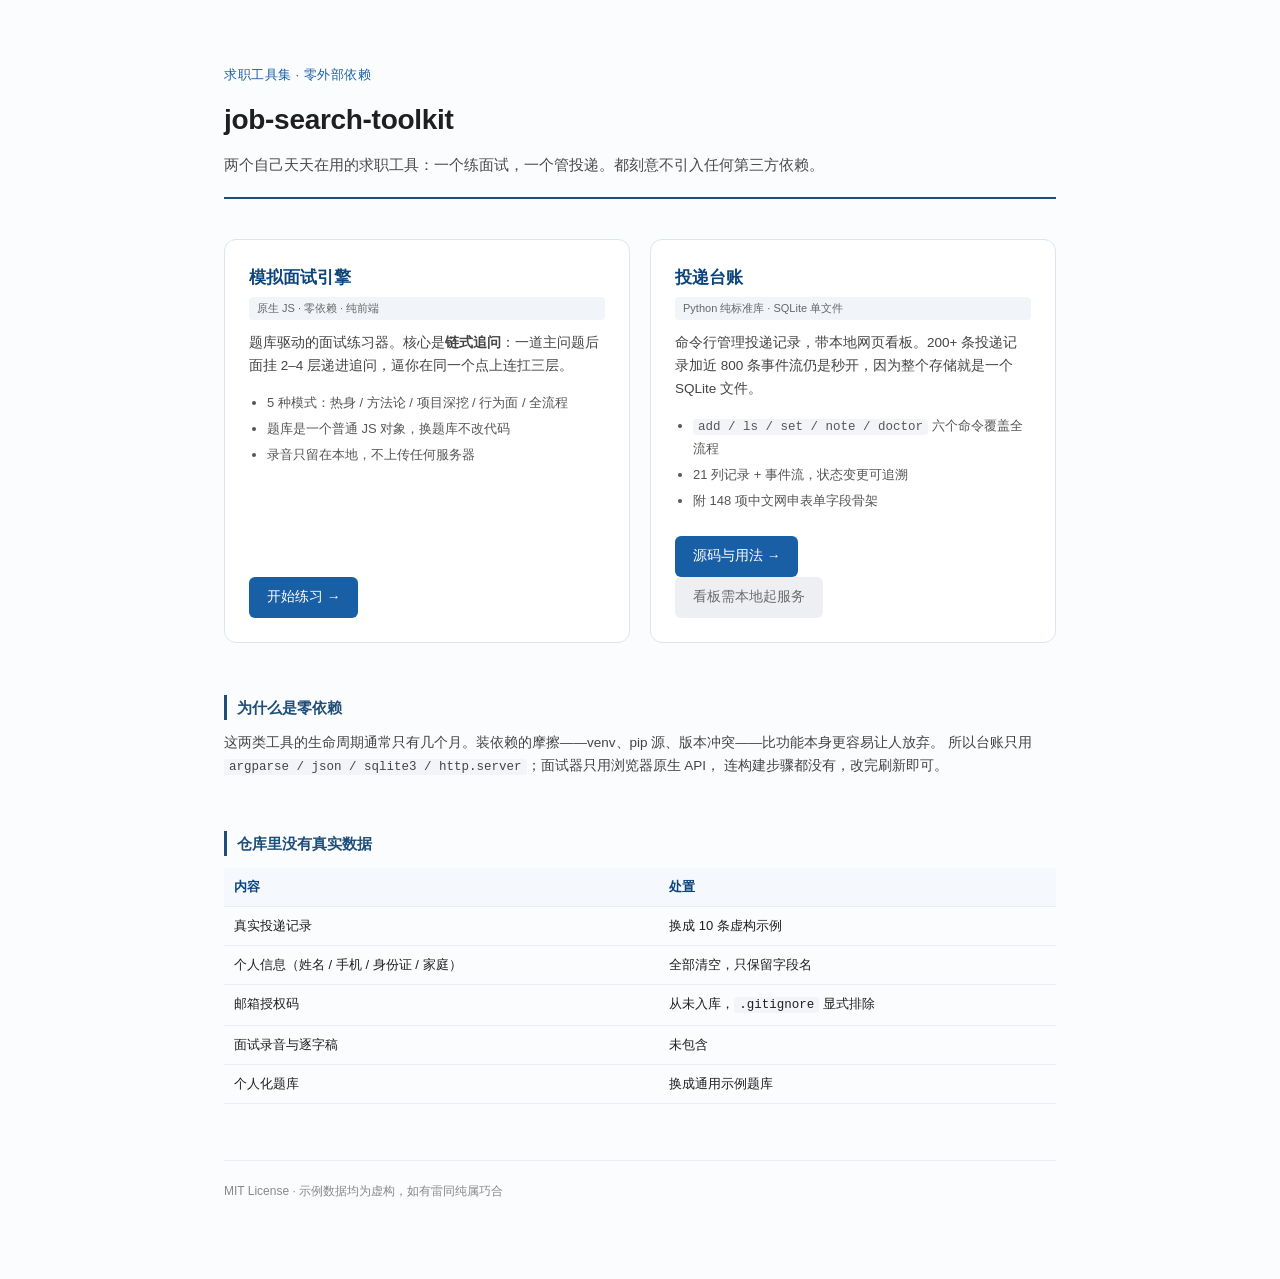
<file: index.html>
<!DOCTYPE html>
<html lang="zh-CN">
<head>
<meta charset="utf-8">
<meta name="viewport" content="width=device-width, initial-scale=1">
<title>job-search-toolkit · 求职工具集</title>
<style>
  * { box-sizing: border-box; }
  body {
    margin: 0; padding: 0;
    font-family: -apple-system, BlinkMacSystemFont, "Segoe UI", "Microsoft YaHei", "PingFang SC", sans-serif;
    color: #1F1F1F; background: #FBFCFE; line-height: 1.7;
    -webkit-font-smoothing: antialiased;
  }
  .wrap { max-width: 880px; margin: 0 auto; padding: 64px 24px 80px; }
  header { border-bottom: 2px solid #1F4E79; padding-bottom: 20px; margin-bottom: 40px; }
  h1 { font-size: 28px; font-weight: 600; margin: 0 0 8px; letter-spacing: -0.3px; }
  .kicker { font-size: 13px; color: #185FA5; letter-spacing: 0.5px; margin-bottom: 10px; }
  .lede { font-size: 15px; color: #4A4A4A; margin: 0; }
  .cards { display: grid; grid-template-columns: 1fr 1fr; gap: 20px; }
  @media (max-width: 680px) { .cards { grid-template-columns: 1fr; } .wrap { padding: 40px 18px 60px; } }
  .card {
    border: 1px solid #DCE4EE; border-radius: 12px; background: #FFFFFF;
    padding: 24px; display: flex; flex-direction: column;
  }
  .card h2 { font-size: 17px; font-weight: 600; margin: 0 0 4px; color: #0C447C; }
  .card .tag { font-size: 11px; color: #666; background: #F1F5FA; border-radius: 4px;
    padding: 2px 8px; display: inline-block; margin-bottom: 12px; }
  .card p { font-size: 13.5px; color: #444; margin: 0 0 14px; }
  .card ul { font-size: 13px; color: #555; margin: 0 0 20px; padding-left: 18px; }
  .card li { margin-bottom: 4px; }
  .btn {
    display: inline-block; margin-top: auto; padding: 9px 18px; border-radius: 6px;
    background: #185FA5; color: #fff; text-decoration: none; font-size: 13.5px; font-weight: 500;
    align-self: flex-start;
  }
  .btn:hover { background: #0C447C; }
  .btn.off { background: #EDEFF3; color: #6B6B6B; cursor: default; }
  .btn.off:hover { background: #EDEFF3; }
  section { margin-top: 52px; }
  h3 { font-size: 15px; font-weight: 600; color: #1F4E79; margin: 0 0 12px;
       border-left: 3px solid #1F4E79; padding-left: 10px; }
  table { width: 100%; border-collapse: collapse; font-size: 13px; margin-bottom: 8px; }
  th, td { text-align: left; padding: 8px 10px; border-bottom: 1px solid #E8EDF3; vertical-align: top; }
  th { background: #F5F8FC; font-weight: 600; color: #0C447C; }
  code { font-family: ui-monospace, Consolas, Menlo, monospace; font-size: 12.5px;
    background: #F2F4F7; padding: 1px 5px; border-radius: 3px; }
  footer { margin-top: 56px; padding-top: 20px; border-top: 1px solid #E8EDF3;
    font-size: 12px; color: #888; }
</style>
</head>
<body>
<div class="wrap">

<header>
  <div class="kicker">求职工具集 · 零外部依赖</div>
  <h1>job-search-toolkit</h1>
  <p class="lede">两个自己天天在用的求职工具：一个练面试，一个管投递。都刻意不引入任何第三方依赖。</p>
</header>

<div class="cards">

  <div class="card">
    <h2>模拟面试引擎</h2>
    <div class="tag">原生 JS · 零依赖 · 纯前端</div>
    <p>题库驱动的面试练习器。核心是<strong>链式追问</strong>：一道主问题后面挂 2–4 层递进追问，逼你在同一个点上连扛三层。</p>
    <ul>
      <li>5 种模式：热身 / 方法论 / 项目深挖 / 行为面 / 全流程</li>
      <li>题库是一个普通 JS 对象，换题库不改代码</li>
      <li>录音只留在本地，不上传任何服务器</li>
    </ul>
    <a class="btn" href="mock-interview/">开始练习 →</a>
  </div>

  <div class="card">
    <h2>投递台账</h2>
    <div class="tag">Python 纯标准库 · SQLite 单文件</div>
    <p>命令行管理投递记录，带本地网页看板。200+ 条投递记录加近 800 条事件流仍是秒开，因为整个存储就是一个 SQLite 文件。</p>
    <ul>
      <li><code>add / ls / set / note / doctor</code> 六个命令覆盖全流程</li>
      <li>21 列记录 + 事件流，状态变更可追溯</li>
      <li>附 148 项中文网申表单字段骨架</li>
    </ul>
    <a class="btn" href="https://github.com/CYizheng/job-search-toolkit/tree/main/ledger">源码与用法 →</a>
    <span class="btn off">看板需本地起服务</span>
  </div>

</div>

<section>
  <h3>为什么是零依赖</h3>
  <p style="font-size:13.5px;color:#444;margin:0 0 14px;">
    这两类工具的生命周期通常只有几个月。装依赖的摩擦——venv、pip 源、版本冲突——比功能本身更容易让人放弃。
    所以台账只用 <code>argparse / json / sqlite3 / http.server</code>；面试器只用浏览器原生 API，
    连构建步骤都没有，改完刷新即可。
  </p>
</section>

<section>
  <h3>仓库里没有真实数据</h3>
  <table>
    <thead><tr><th>内容</th><th>处置</th></tr></thead>
    <tbody>
      <tr><td>真实投递记录</td><td>换成 10 条虚构示例</td></tr>
      <tr><td>个人信息（姓名 / 手机 / 身份证 / 家庭）</td><td>全部清空，只保留字段名</td></tr>
      <tr><td>邮箱授权码</td><td>从未入库，<code>.gitignore</code> 显式排除</td></tr>
      <tr><td>面试录音与逐字稿</td><td>未包含</td></tr>
      <tr><td>个人化题库</td><td>换成通用示例题库</td></tr>
    </tbody>
  </table>
</section>

<footer>
  MIT License · 示例数据均为虚构，如有雷同纯属巧合
</footer>

</div>
</body>
</html>
</file>
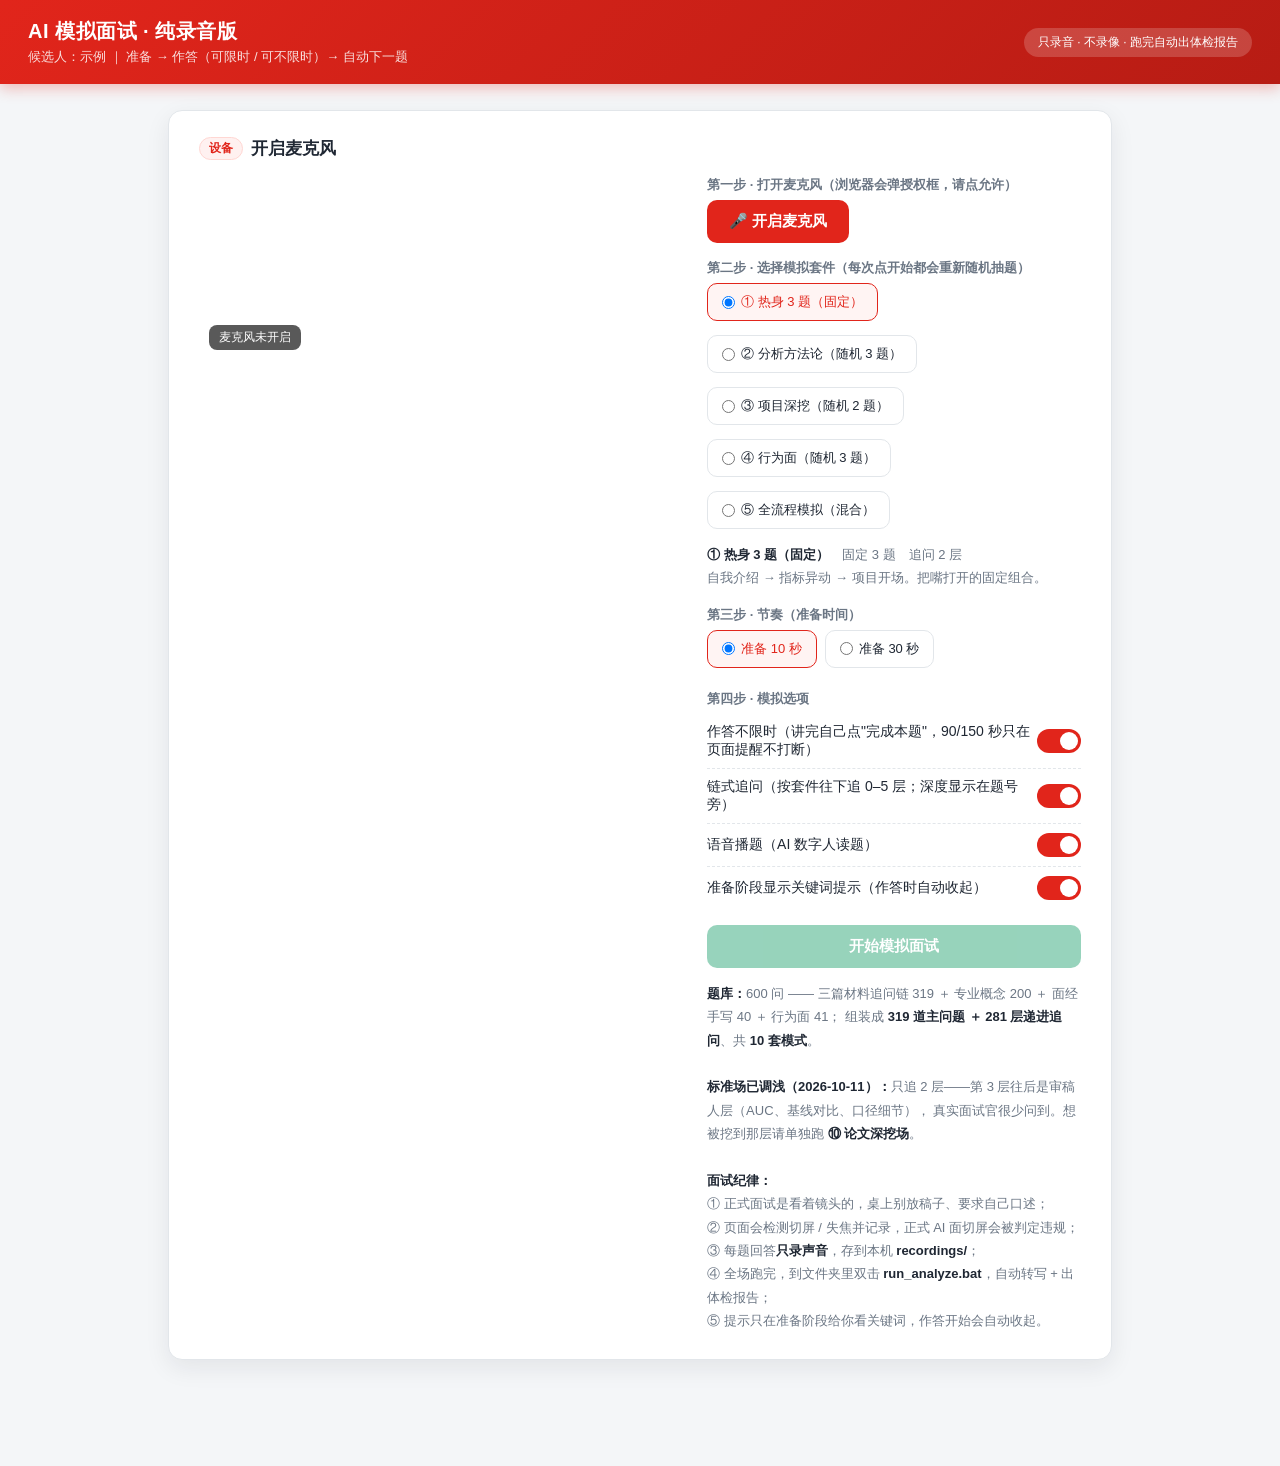
<file: mock-interview/index.html>
<!DOCTYPE html>
<html lang="zh-CN">
<head>
  <meta charset="UTF-8">
  <meta name="viewport" content="width=device-width, initial-scale=1.0">
  <title>AI 模拟面试 · 纯录音 + 链式追问</title>
  <link rel="stylesheet" href="style.css">
</head>
<body>
  <header>
    <div>
      <h1>AI 模拟面试 · 纯录音版</h1>
      <div class="sub" id="headerSub">候选人：示例 ｜ 准备 → 作答（可限时 / 可不限时）→ 自动下一题</div>
    </div>
    <div class="tag">只录音 · 不录像 · 跑完自动出体检报告</div>
  </header>

  <main>
    <!-- 准备区 -->
    <section id="setup" class="card">
      <h2><span class="badge">设备</span>开启麦克风</h2>
      <div class="setup-grid">
        <div class="preview-box">
          <canvas id="preview" width="320" height="180"></canvas>
          <div class="cam-status" id="camStatus">麦克风未开启</div>
        </div>
        <div>
          <div class="field">
            <label>第一步 · 打开麦克风（浏览器会弹授权框，请点允许）</label>
            <button class="btn btn-primary" id="btnOpenCam">🎤 开启麦克风</button>
          </div>
          <div class="field">
            <label>第二步 · 选择模拟套件（<b>每次点开始都会重新随机抽题</b>）</label>
            <div class="radio-row" id="modeRow"></div>
            <div class="tips" id="modeDesc" style="margin-top:8px"></div>
          </div>
          <div class="field">
            <label>第三步 · 节奏（准备时间）</label>
            <div class="radio-row" id="prepRow">
              <label class="sel"><input type="radio" name="prep" value="10" checked> 准备 10 秒</label>
              <label><input type="radio" name="prep" value="30"> 准备 30 秒</label>
            </div>
          </div>
          <div class="field">
            <label>第四步 · 模拟选项</label>
            <div class="switch-row">
              <span>作答不限时（讲完自己点"完成本题"，90/150 秒只在页面提醒不打断）</span>
              <span class="switch"><input type="checkbox" id="optNoLimit" checked><span class="slider"></span></span>
            </div>
            <div class="switch-row">
              <span>链式追问（按套件往下追 0–5 层；深度显示在题号旁）</span>
              <span class="switch"><input type="checkbox" id="optChain" checked><span class="slider"></span></span>
            </div>
            <div class="switch-row">
              <span>语音播题（AI 数字人读题）</span>
              <span class="switch"><input type="checkbox" id="optTTS" checked><span class="slider"></span></span>
            </div>
            <div class="switch-row">
              <span>准备阶段显示关键词提示（作答时自动收起）</span>
              <span class="switch"><input type="checkbox" id="optHint" checked><span class="slider"></span></span>
            </div>
          </div>
          <button class="btn btn-ok" id="btnStart" disabled style="width:100%">开始模拟面试</button>
          <div class="tips">
            <b>题库：</b>600 问 —— 三篇材料追问链 319 ＋ 专业概念 200 ＋ 面经手写 40 ＋ 行为面 41；
            组装成 <b>319 道主问题 ＋ 281 层递进追问</b>、共 <b>10 套模式</b>。<br><br>
            <b>标准场已调浅（2026-10-11）：</b>只追 2 层——第 3 层往后是审稿人层（AUC、基线对比、口径细节），
            真实面试官很少问到。想被挖到那层请单独跑 <b>⑩ 论文深挖场</b>。<br><br>
            <b>面试纪律：</b><br>
            ① 正式面试是看着镜头的，桌上别放稿子、要求自己口述；<br>
            ② 页面会检测切屏 / 失焦并记录，正式 AI 面切屏会被判定违规；<br>
            ③ 每题回答<b>只录声音</b>，存到本机 <b>recordings/</b>；<br>
            ④ 全场跑完，到文件夹里双击 <b>run_analyze.bat</b>，自动转写 + 出体检报告；<br>
            ⑤ 提示只在准备阶段给你看关键词，作答开始会自动收起。
          </div>
        </div>
      </div>
    </section>

    <!-- 面试区 -->
    <section id="stage" class="stage">
      <div class="topbar">
        <span class="q-pos" id="qPos">第 1 / 10 题</span>
        <span class="muted" id="modeLabel"></span>
      </div>
      <div class="card" style="padding:20px 24px">
        <div class="timer-box">
          <div class="phase" id="phaseLabel">准备中…</div>
          <div class="timer" id="timer">10</div>
        </div>
        <div class="q-card">
          <div class="q-type" id="qType">简历深挖</div>
          <div class="q-text" id="qText">问题加载中…</div>
        </div>
        <details class="hint-box" id="hintBox">
          <summary>💡 答题要点（关键词，不要照念）</summary>
          <div class="hint-body" id="hintBody"></div>
        </details>
        <div class="hint-box" id="checkPanel" style="display:none">
          <div style="font-size:13px;color:var(--jd-red);font-weight:700;margin-bottom:6px">✅ 本题结束 · 必覆盖要点自查</div>
          <div class="hint-body" id="checkBody"></div>
        </div>
        <div class="live-metrics" id="liveMetrics">
          <span id="liveDur">时长 00:00</span>
          <span id="liveLevel">音量 —</span>
        </div>
        <div class="controls">
          <button class="btn btn-ghost" id="btnReplay" title="重新用语音播一遍题目">🔊 重播题目</button>
          <button class="btn btn-ghost" id="btnStopSeg" style="display:none">✅ 本题作答完成，下一题</button>
          <button class="btn btn-ghost" id="btnAbort">✖ 终止整场面试</button>
        </div>
      </div>
      <div class="card">
        <h2>🎙️ 已录制的回答片段（音频）</h2>
        <div class="seg-list" id="segList"><div class="muted">还没有录制片段</div></div>
      </div>
    </section>

    <!-- 结果区 -->
    <section id="result" class="card" style="display:none">
      <div id="resultDyn"></div>
      <h2 style="margin-top:22px">📋 跑完必做的三件事</h2>
      <ul class="checklist">
        <li>双击文件夹里的 <b>run_analyze.bat</b> —— 自动转写并生成体检报告</li>
        <li>打开 <b>analysis_report.md</b>：先看「时长体检」和「数字口径」，这两项最致命</li>
        <li>回听时长超标或不足的那些段，只改那几段</li>
      </ul>
      <div style="margin-top:20px; display:flex; gap:12px; flex-wrap:wrap">
        <button class="btn btn-primary" id="btnAgain">🔄 再来一轮</button>
        <button class="btn btn-ghost" id="btnReport">📊 怎么出报告？</button>
      </div>
    </section>
  </main>

  <!-- 录音状态小窗 -->
  <div class="self-view" id="selfView" style="display:none">
    <div class="eye-hint">🔴 正在录音</div>
  </div>

  <div class="toast" id="toast"><div class="toast-inner" id="toastMsg"></div></div>

  <script src="questions.js"></script>
  <script src="app.js"></script>
</body>
</html>
</file>
<file: mock-interview/style.css>
:root {
  --jd-red: #e1251b;
  --jd-dark: #20262e;
  --bg: #f4f6f8;
  --card: #ffffff;
  --line: #e2e6ea;
  --text: #1f2733;
  --muted: #6b7684;
  --ok: #1a9e6b;
  --warn: #d97706;
  --bad: #dc2626;
  --radius: 14px;
  --shadow: 0 8px 24px rgba(20, 30, 40, 0.08);
}

* { box-sizing: border-box; margin: 0; padding: 0; }

body {
  font-family: "Microsoft YaHei", "PingFang SC", "Segoe UI", sans-serif;
  background: var(--bg);
  color: var(--text);
  min-height: 100vh;
}

header {
  background: linear-gradient(135deg, #e1251b 0%, #b71c14 100%);
  color: #fff;
  padding: 18px 28px;
  display: flex;
  align-items: center;
  justify-content: space-between;
  box-shadow: 0 4px 14px rgba(225, 37, 27, 0.3);
}

header h1 { font-size: 20px; font-weight: 700; letter-spacing: 0.5px; }
header .sub { font-size: 13px; opacity: 0.85; margin-top: 3px; }
header .tag { background: rgba(255,255,255,0.18); border-radius: 999px; padding: 6px 14px; font-size: 12px; }

main { max-width: 980px; margin: 26px auto; padding: 0 18px 60px; }

.card {
  background: var(--card);
  border-radius: var(--radius);
  box-shadow: var(--shadow);
  padding: 26px 30px;
  margin-bottom: 20px;
  border: 1px solid var(--line);
}

.card h2 { font-size: 17px; margin-bottom: 16px; display: flex; align-items: center; gap: 8px; }
.card h2 .badge { font-size: 12px; background: #fff1f0; color: var(--jd-red); padding: 2px 9px; border-radius: 999px; border: 1px solid #ffd7d3; }

.setup-grid { display: grid; grid-template-columns: 1.3fr 1fr; gap: 22px; align-items: start; }

video#preview {
  width: 100%;
  border-radius: 12px;
  background: #10151b;
  transform: scaleX(-1);
  aspect-ratio: 16/9;
  object-fit: cover;
  border: 2px solid var(--line);
}

video#preview.off { opacity: 0.5; }

.preview-box { position: relative; }
.preview-box .cam-status {
  position: absolute; bottom: 10px; left: 10px; background: rgba(0,0,0,0.65); color: #fff;
  padding: 4px 10px; border-radius: 8px; font-size: 12px;
}
.preview-box .cam-status.on { background: var(--ok); }

.btn {
  border: none; cursor: pointer; border-radius: 10px; font-size: 15px; font-weight: 600;
  padding: 12px 22px; transition: transform 0.08s ease, background 0.15s ease; font-family: inherit;
}
.btn:active { transform: scale(0.98); }
.btn:disabled { opacity: 0.45; cursor: not-allowed; }
.btn-primary { background: var(--jd-red); color: #fff; }
.btn-primary:hover:not(:disabled) { background: #c21f16; }
.btn-ghost { background: #eef1f4; color: var(--text); }
.btn-ghost:hover:not(:disabled) { background: #e2e7ec; }
.btn-ok { background: var(--ok); color: #fff; }

.field { margin-bottom: 16px; }
.field label { display: block; font-size: 13px; color: var(--muted); margin-bottom: 6px; font-weight: 600; }

.radio-row { display: flex; flex-wrap: wrap; gap: 8px; }
.radio-row label {
  border: 1.5px solid var(--line); border-radius: 10px; padding: 9px 14px; cursor: pointer;
  font-size: 13px; color: var(--text); display: flex; align-items: center; gap: 6px; font-weight: 500;
}
.radio-row label.sel { border-color: var(--jd-red); background: #fff4f3; color: var(--jd-red); }

.switch-row { display: flex; align-items: center; justify-content: space-between; padding: 9px 0; border-bottom: 1px dashed var(--line); font-size: 14px; }
.switch-row:last-child { border-bottom: none; }
.switch { position: relative; width: 44px; height: 24px; flex-shrink: 0; }
.switch input { opacity: 0; width: 0; height: 0; }
.switch .slider { position: absolute; inset: 0; background: #cbd2da; border-radius: 999px; transition: 0.2s; cursor: pointer; }
.switch .slider::before { content: ""; position: absolute; width: 18px; height: 18px; left: 3px; top: 3px; background: #fff; border-radius: 50%; transition: 0.2s; }
.switch input:checked + .slider { background: var(--jd-red); }
.switch input:checked + .slider::before { transform: translateX(20px); }

.stage { display: none; }
.stage.on { display: block; }

.topbar { display: flex; align-items: center; justify-content: space-between; flex-wrap: wrap; gap: 10px; margin-bottom: 14px; }
.topbar .q-pos { font-weight: 700; font-size: 15px; color: var(--jd-red); }
.timer-box { text-align: center; padding: 8px 0; }
.timer { font-size: 58px; font-weight: 800; font-variant-numeric: tabular-nums; line-height: 1; }
.timer.warn { color: var(--bad); animation: pulse 1s infinite; }
.timer.done { color: var(--ok); }
@keyframes pulse { 50% { opacity: 0.45; } }
.phase {
  display: inline-block; padding: 4px 14px; border-radius: 999px; font-size: 13px; font-weight: 700; margin-bottom: 8px;
}
.phase.prep { background: #fef3c7; color: #92400e; }
.phase.answer { background: #dcfce7; color: #14532d; }
.phase.done { background: #e2e8f0; color: #334155; }

.q-card { border-left: 4px solid var(--jd-red); padding: 18px 20px; background: #fffafa; border-radius: 0 12px 12px 0; margin: 14px 0; }
.q-card .q-type { font-size: 12px; color: var(--jd-red); font-weight: 700; margin-bottom: 6px; }
.q-card .q-text { font-size: 18px; line-height: 1.65; font-weight: 600; }

.hint-box { margin-top: 12px; }
.hint-box summary { cursor: pointer; font-size: 13px; color: var(--jd-red); font-weight: 700; user-select: none; }
.hint-box .hint-body { margin-top: 8px; padding: 12px 14px; background: #f8fafc; border: 1px dashed var(--line); border-radius: 10px; font-size: 13.5px; line-height: 1.7; color: var(--muted); }

.self-view {
  position: fixed; right: 20px; bottom: 20px; width: 240px; border-radius: 12px; overflow: hidden;
  box-shadow: 0 10px 30px rgba(0,0,0,0.25); border: 2px solid rgba(255,255,255,0.7); z-index: 50; background: #10151b;
}
.self-view video { width: 100%; display: block; transform: scaleX(-1); aspect-ratio: 16/9; object-fit: cover; }
.self-view .eye-hint {
  position: absolute; bottom: 0; left: 0; right: 0; text-align: center; background: rgba(0,0,0,0.55);
  color: #fff; font-size: 12px; padding: 4px 6px;
}

.toast { position: fixed; top: 18px; left: 50%; transform: translateX(-50%); z-index: 100; display: none; }
.toast.show { display: block; }
.toast-inner {
  background: var(--bad); color: #fff; padding: 12px 22px; border-radius: 12px; font-weight: 700;
  box-shadow: 0 8px 24px rgba(0,0,0,0.25); font-size: 14px; animation: slideDown 0.25s ease;
}
@keyframes slideDown { from { transform: translateY(-12px); opacity: 0; } to { transform: translateY(0); opacity: 1; } }

.seg-list { margin-top: 12px; display: flex; flex-direction: column; gap: 8px; }
.seg-item { display: flex; justify-content: space-between; align-items: center; padding: 10px 14px; background: #f8fafc; border: 1px solid var(--line); border-radius: 10px; font-size: 13.5px; }
.seg-item .ok-dot { color: var(--ok); font-weight: 700; }
.seg-item .warn-dot { color: var(--bad); font-weight: 700; }

.controls { display: flex; gap: 12px; margin-top: 18px; flex-wrap: wrap; }

.checklist { list-style: none; margin-top: 10px; }
.checklist li { padding: 9px 0 9px 30px; position: relative; font-size: 14px; border-bottom: 1px dashed var(--line); }
.checklist li::before { content: "☐"; position: absolute; left: 4px; font-size: 16px; color: var(--jd-red); }
.checklist li:last-child { border-bottom: none; }

.muted { color: var(--muted); font-size: 13px; }
.tips { font-size: 13px; line-height: 1.8; color: var(--muted); margin-top: 14px; }
.tips b { color: var(--text); }

@media (max-width: 720px) {
  .setup-grid { grid-template-columns: 1fr; }
  .self-view { width: 170px; }
}
</file>
